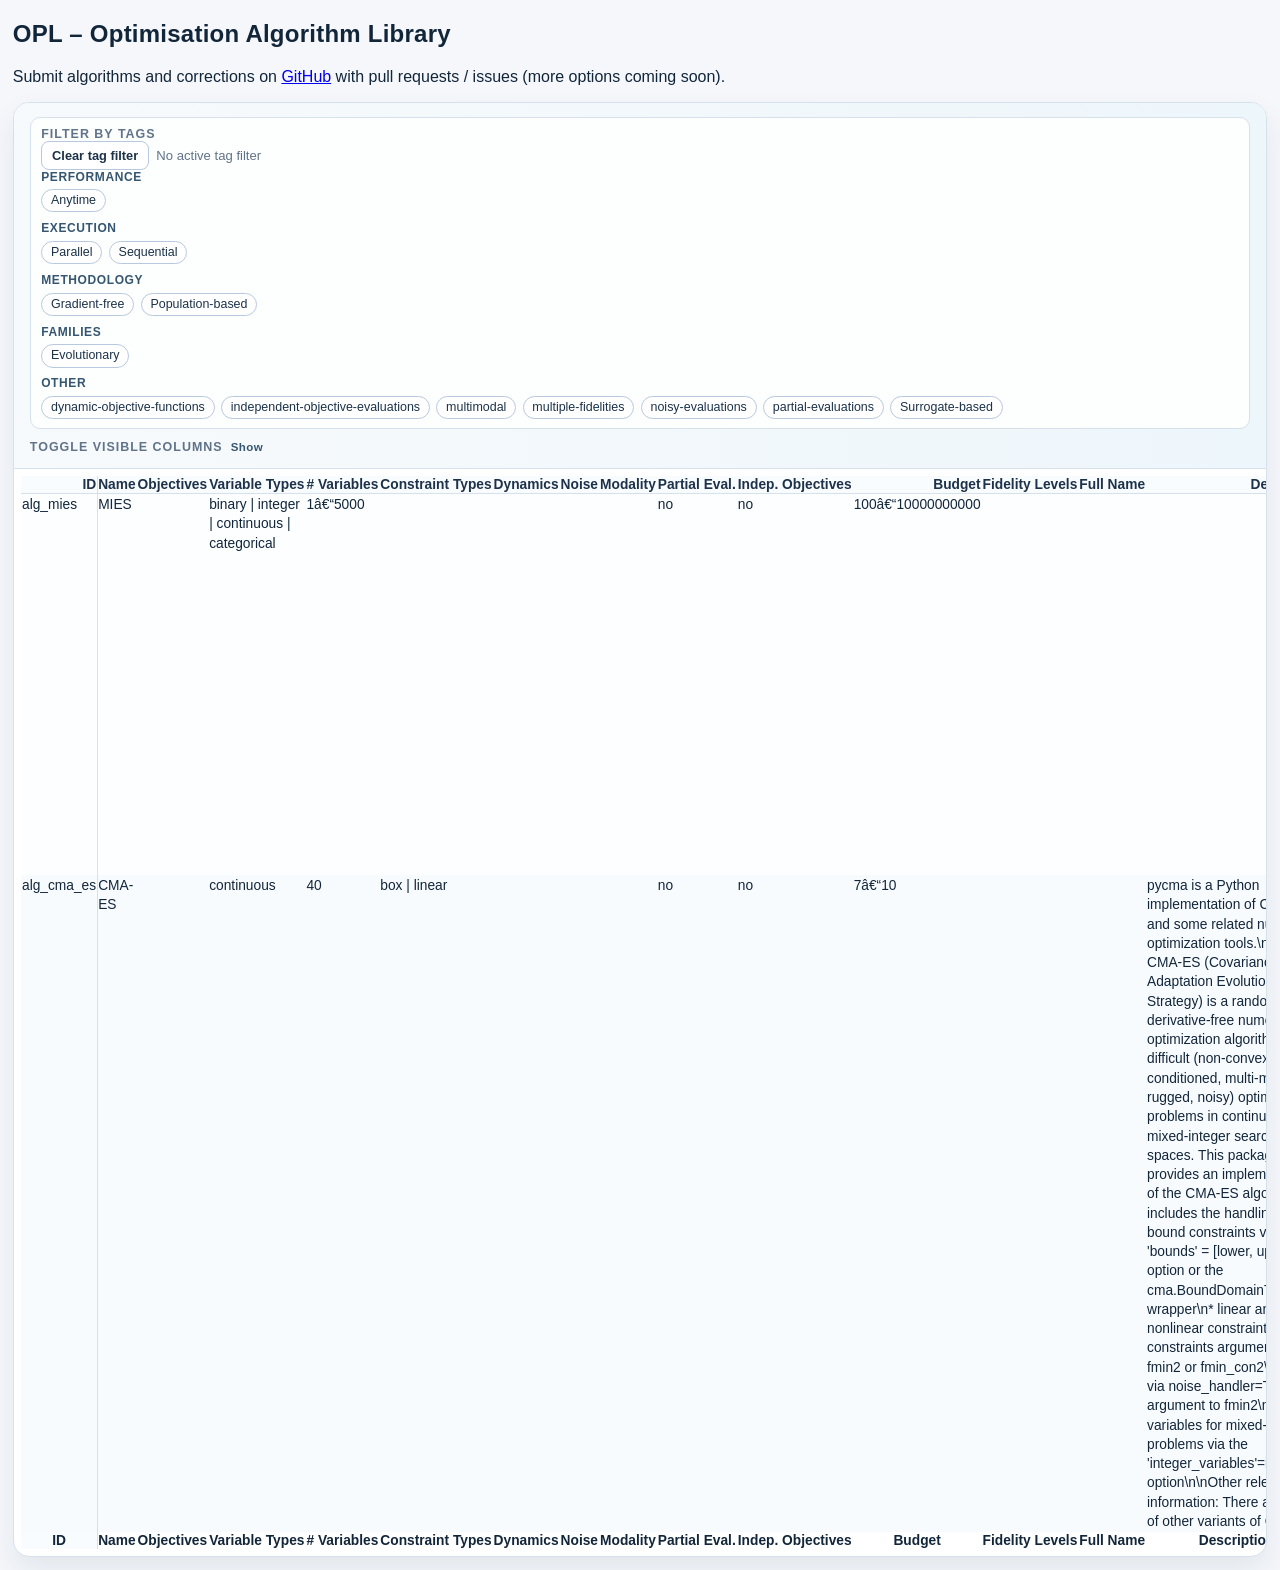
<file: docs/index.html>
<!DOCTYPE html>
<html>
<head>
<link href="https://cdn.datatables.net/2.3.2/css/dataTables.dataTables.min.css" rel="stylesheet" integrity="sha384-gC2LYLqCExndkNE9hTLhmEXvk8ZgIf42nRengHFbC9uaws2Ho0TW+ENGe4w15AHy" crossorigin="anonymous">
<link rel="stylesheet" href="table_styles.css">

<script src="https://code.jquery.com/jquery-3.7.0.min.js" integrity="sha384-NXgwF8Kv9SSAr+jemKKcbvQsz+teULH/a5UNJvZc6kP47hZgl62M1vGnw6gHQhb1" crossorigin="anonymous"></script>
<script src="https://cdn.datatables.net/2.3.2/js/dataTables.min.js" integrity="sha384-RZEqG156bBQSxYY9lwjUz/nKVkqYj/QNK9dEjjyJ/EVTO7ndWwk6ZWEkvaKdRm/U" crossorigin="anonymous"></script>

<style>
    thead input {
        width: 100%;
        padding: 3px;
        box-sizing: border-box;
    }
</style>

</head>

<body>

<h2>OPL &ndash; Optimisation Algorithm Library</h2>

<p>
Submit algorithms and corrections on <a target="_blank" href="https://github.com/OpenOptimizationOrg/OAL/">GitHub</a> with pull requests / issues (more options coming soon).
</p>
<section class="table-shell">
    <div class="table-toolbar">
        <details class="tag-toolbar-disclosure" open><summary class="toolbar-title">Filter By Tags</summary><div class="tag-toolbar-actions"><button type="button" class="toolbar-btn" id="clear-tag-filter">Clear tag filter</button><span class="tag-filter-status" id="active-tag-filter">No active tag filter</span></div><div class="tag-groups"><section class="tag-group"><h4 class="tag-group-title">Performance</h4><div class="tag-group-chips"><button type="button" class="tag-filter-chip" data-tag="Anytime">Anytime</button></div></section><section class="tag-group"><h4 class="tag-group-title">Execution</h4><div class="tag-group-chips"><button type="button" class="tag-filter-chip" data-tag="Parallel">Parallel</button><button type="button" class="tag-filter-chip" data-tag="Sequential">Sequential</button></div></section><section class="tag-group"><h4 class="tag-group-title">Methodology</h4><div class="tag-group-chips"><button type="button" class="tag-filter-chip" data-tag="Gradient-free">Gradient-free</button><button type="button" class="tag-filter-chip" data-tag="Population-based">Population-based</button></div></section><section class="tag-group"><h4 class="tag-group-title">Families</h4><div class="tag-group-chips"><button type="button" class="tag-filter-chip" data-tag="Evolutionary">Evolutionary</button></div></section><section class="tag-group"><h4 class="tag-group-title">Other</h4><div class="tag-group-chips"><button type="button" class="tag-filter-chip" data-tag="dynamic-objective-functions">dynamic-objective-functions</button><button type="button" class="tag-filter-chip" data-tag="independent-objective-evaluations">independent-objective-evaluations</button><button type="button" class="tag-filter-chip" data-tag="multimodal">multimodal</button><button type="button" class="tag-filter-chip" data-tag="multiple-fidelities">multiple-fidelities</button><button type="button" class="tag-filter-chip" data-tag="noisy-evaluations">noisy-evaluations</button><button type="button" class="tag-filter-chip" data-tag="partial-evaluations">partial-evaluations</button><button type="button" class="tag-filter-chip" data-tag="Surrogate-based">Surrogate-based</button></div></section></div></details>
        <details class="column-toolbar-disclosure">
            <summary class="toolbar-title">Toggle Visible Columns</summary>
            <div class="toolbar-actions">
                <button type="button" class="toolbar-btn" id="show-all-columns">Show all</button>
                <button type="button" class="toolbar-btn" id="hide-all-columns">Hide all</button>
            </div>
            <div class="column-controls">
                <label class="column-chip"><input class="col-toggle" type="checkbox" data-column="0"><span>ID</span></label><label class="column-chip"><input class="col-toggle" type="checkbox" data-column="1" checked><span>Name</span></label><label class="column-chip"><input class="col-toggle" type="checkbox" data-column="2" checked><span>Objectives</span></label><label class="column-chip"><input class="col-toggle" type="checkbox" data-column="3" checked><span>Variable Types</span></label><label class="column-chip"><input class="col-toggle" type="checkbox" data-column="4" checked><span># Variables</span></label><label class="column-chip"><input class="col-toggle" type="checkbox" data-column="5" checked><span>Constraint Types</span></label><label class="column-chip"><input class="col-toggle" type="checkbox" data-column="6" checked><span>Dynamics</span></label><label class="column-chip"><input class="col-toggle" type="checkbox" data-column="7" checked><span>Noise</span></label><label class="column-chip"><input class="col-toggle" type="checkbox" data-column="8" checked><span>Modality</span></label><label class="column-chip"><input class="col-toggle" type="checkbox" data-column="9" checked><span>Partial Eval.</span></label><label class="column-chip"><input class="col-toggle" type="checkbox" data-column="10" checked><span>Indep. Objectives</span></label><label class="column-chip"><input class="col-toggle" type="checkbox" data-column="11" checked><span>Budget</span></label><label class="column-chip"><input class="col-toggle" type="checkbox" data-column="12"><span>Fidelity Levels</span></label><label class="column-chip"><input class="col-toggle" type="checkbox" data-column="13"><span>Full Name</span></label><label class="column-chip"><input class="col-toggle" type="checkbox" data-column="14"><span>Description</span></label><label class="column-chip"><input class="col-toggle" type="checkbox" data-column="15" checked><span>Tags</span></label><label class="column-chip"><input class="col-toggle" type="checkbox" data-column="16"><span>References</span></label><label class="column-chip"><input class="col-toggle" type="checkbox" data-column="17"><span>Implementations</span></label><label class="column-chip"><input class="col-toggle" type="checkbox" data-column="18"><span>Code Examples</span></label><label class="column-chip"><input class="col-toggle" type="checkbox" data-column="19"><span>Source</span></label>
            </div>
        </details>
    </div>
    <div class="table-wrap">
        <table class="dataframe display compact display styled-table" id="algorithms">
  <thead>
    <tr style="text-align: right;">
      <th>ID</th>
      <th>Name</th>
      <th>Objectives</th>
      <th>Variable Types</th>
      <th># Variables</th>
      <th>Constraint Types</th>
      <th>Dynamics</th>
      <th>Noise</th>
      <th>Modality</th>
      <th>Partial Eval.</th>
      <th>Indep. Objectives</th>
      <th>Budget</th>
      <th>Fidelity Levels</th>
      <th>Full Name</th>
      <th>Description</th>
      <th>Tags</th>
      <th>References</th>
      <th>Implementations</th>
      <th>Code Examples</th>
      <th>Source</th>
    </tr>
  </thead>
  <tbody>
    <tr>
      <td>alg_mies</td>
      <td>MIES</td>
      <td></td>
      <td>binary | integer | continuous | categorical</td>
      <td>1–5000</td>
      <td></td>
      <td></td>
      <td></td>
      <td></td>
      <td>no</td>
      <td>no</td>
      <td>100–10000000000</td>
      <td></td>
      <td></td>
      <td></td>
      <td><button type="button" class="table-tag" data-tag="dynamic-objective-functions">dynamic-objective-functions</button> <button type="button" class="table-tag" data-tag="Evolutionary">Evolutionary</button> <button type="button" class="table-tag" data-tag="independent-objective-evaluations">independent-objective-evaluations</button> <button type="button" class="table-tag" data-tag="multimodal">multimodal</button> <button type="button" class="table-tag" data-tag="multiple-fidelities">multiple-fidelities</button> <button type="button" class="table-tag" data-tag="noisy-evaluations">noisy-evaluations</button> <button type="button" class="table-tag" data-tag="partial-evaluations">partial-evaluations</button> <button type="button" class="table-tag" data-tag="Population-based">Population-based</button> <button type="button" class="table-tag" data-tag="Sequential">Sequential</button></td>
      <td></td>
      <td></td>
      <td></td>
      <td></td>
    </tr>
    <tr>
      <td>alg_cma_es</td>
      <td>CMA-ES</td>
      <td></td>
      <td>continuous</td>
      <td>40</td>
      <td>box | linear</td>
      <td></td>
      <td></td>
      <td></td>
      <td>no</td>
      <td>no</td>
      <td>7–10</td>
      <td></td>
      <td></td>
      <td>pycma is a Python implementation of CMA-ES and some related numerical optimization tools.\n\nThe CMA-ES (Covariance Matrix Adaptation Evolution Strategy) is a randomized derivative-free numerical optimization algorithm for difficult (non-convex, ill-conditioned, multi-modal, rugged, noisy) optimization problems in continuous and mixed-integer search spaces. This package provides an implementation of the CMA-ES algorithm that includes the handling of\n* bound constraints via the 'bounds' = [lower, upper] option or the cma.BoundDomainTransform wrapper\n* linear and nonlinear constraints via the constraints argument to fmin2 or fmin_con2\n* noise via noise_handler=True as argument to fmin2\n* integer variables for mixed-integer problems via the 'integer_variables'=index_list option\n\nOther relevant information: There are plenty of other variants of CMA-ES</td>
      <td><button type="button" class="table-tag" data-tag="Anytime">Anytime</button> <button type="button" class="table-tag" data-tag="dynamic-objective-functions">dynamic-objective-functions</button> <button type="button" class="table-tag" data-tag="Evolutionary">Evolutionary</button> <button type="button" class="table-tag" data-tag="Gradient-free">Gradient-free</button> <button type="button" class="table-tag" data-tag="independent-objective-evaluations">independent-objective-evaluations</button> <button type="button" class="table-tag" data-tag="multimodal">multimodal</button> <button type="button" class="table-tag" data-tag="multiple-fidelities">multiple-fidelities</button> <button type="button" class="table-tag" data-tag="noisy-evaluations">noisy-evaluations</button> <button type="button" class="table-tag" data-tag="Parallel">Parallel</button> <button type="button" class="table-tag" data-tag="partial-evaluations">partial-evaluations</button> <button type="button" class="table-tag" data-tag="Population-based">Population-based</button> <button type="button" class="table-tag" data-tag="Surrogate-based">Surrogate-based</button></td>
      <td></td>
      <td>CMA-ES implementation</td>
      <td></td>
      <td></td>
    </tr>
  </tbody>
<tfoot><tr><th>ID</th> <th>Name</th> <th>Objectives</th> <th>Variable Types</th> <th># Variables</th> <th>Constraint Types</th> <th>Dynamics</th> <th>Noise</th> <th>Modality</th> <th>Partial Eval.</th> <th>Indep. Objectives</th> <th>Budget</th> <th>Fidelity Levels</th> <th>Full Name</th> <th>Description</th> <th>Tags</th> <th>References</th> <th>Implementations</th> <th>Code Examples</th> <th>Source</th></tr></tfoot></table>
    </div>
</section>


<script>

const rangeFilters = new Map();
const RANGE_FILTER_COLUMN_NAMES = new Set(['objectives', '# variables']);
const activeTagFilters = new Set();

const table = new DataTable('#algorithms', {
    layout: {
        topStart: 'search',
        topEnd: null,
        bottomStart: 'info',
        bottom: 'paging',
        bottomEnd: 'pageLength'
    },
    lengthMenu: [10, 15, 25, 50, -1],
    initComplete: function () {
        this.api()
            .columns()
            .every(function () {
                const column = this;
                const title = column.footer().textContent;
                const input = document.createElement('input');
                input.placeholder = `Filter ${title}`;
                column.footer().replaceChildren(input);

                input.addEventListener('keyup', () => {
                    const titleLower = title.trim().toLowerCase();
                    if (RANGE_FILTER_COLUMN_NAMES.has(titleLower)) {
                        const value = input.value.trim();
                        if (value) {
                            rangeFilters.set(column.index(), value);
                        } else {
                            rangeFilters.delete(column.index());
                        }
                        if (column.search() !== '') column.search('');
                        table.draw();
                        return;
                    }
                    if (column.search() !== input.value) {
                        column.search(input.value).draw();
                    }
                });

                input.addEventListener('click', (e) => e.stopPropagation());
            });
    }
});

// Move filter row into thead
const footerRow = document.querySelector('#algorithms tfoot tr');
const thead = document.querySelector('#algorithms thead');
if (footerRow && thead) thead.appendChild(footerRow);

// Range-aware filtering
const parseNumber = (v) => { const n = Number(v); return Number.isFinite(n) ? n : null; };

const normalizeTag = (tag) => (tag || '').trim().toLowerCase();

const getTagColumnIndex = () => table.columns().header().toArray().findIndex(
    (header) => (header.textContent || '').trim() === 'Tags'
);

const extractTagsFromCell = (cellHtml) => {
    const wrapper = document.createElement('div');
    wrapper.innerHTML = cellHtml || '';
    const tagged = [...wrapper.querySelectorAll('.table-tag')]
        .map((el) => normalizeTag(el.dataset.tag || el.textContent || ''))
        .filter(Boolean);
    if (tagged.length > 0) return tagged;

    // Fallback for non-chip text content.
    return (wrapper.textContent || '')
        .split(/\||,|;/)
        .map((part) => normalizeTag(part))
        .filter(Boolean);
};

const extractTagsFromRowNode = (rowNode, tagColumnIndex) => {
    if (!rowNode || tagColumnIndex < 0) {
        return [];
    }

    const cell = rowNode.children?.[tagColumnIndex];
    if (!cell) {
        return [];
    }

    const tagged = [...cell.querySelectorAll('.table-tag')]
        .map((el) => normalizeTag(el.dataset.tag || el.textContent || ''))
        .filter(Boolean);

    if (tagged.length > 0) {
        return tagged;
    }

    return (cell.textContent || '')
        .split(/\||,|;/)
        .map((part) => normalizeTag(part))
        .filter(Boolean);
};

const extractTagsFromRowData = (rowData, tagColumnIndex) => {
    if (!rowData) {
        return [];
    }

    if (Array.isArray(rowData)) {
        return extractTagsFromCell(rowData[tagColumnIndex] || '');
    }

    if (typeof rowData === 'object') {
        const byDisplayKey = rowData.Tags;
        if (byDisplayKey) {
            return extractTagsFromCell(byDisplayKey);
        }
    }

    return [];
};

const extractTagsFromAoDataRow = (aoRow, tagColumnIndex) => {
    if (!aoRow || tagColumnIndex < 0) {
        return [];
    }

    const cellNode = aoRow.anCells?.[tagColumnIndex] || aoRow.nTr?.children?.[tagColumnIndex];
    if (!cellNode) {
        return [];
    }

    const tagged = [...cellNode.querySelectorAll('.table-tag')]
        .map((el) => normalizeTag(el.dataset.tag || el.textContent || ''))
        .filter(Boolean);

    if (tagged.length > 0) {
        return tagged;
    }

    return (cellNode.textContent || '')
        .split(/\||,|;/)
        .map((part) => normalizeTag(part))
        .filter(Boolean);
};

const rangeContainsValue = (cellText, target) => {
    const compact = (cellText || '').replace(/\s+/g, '');
    if (!compact) return false;
    if (/^[-+]?\d+(\.\d+)?$/.test(compact)) return parseNumber(compact) === target;
    const ge = compact.match(/^>=([-+]?\d+(\.\d+)?)$/);
    if (ge) { const b = parseNumber(ge[1]); return b !== null && target >= b; }
    const le = compact.match(/^<=([-+]?\d+(\.\d+)?)$/);
    if (le) { const b = parseNumber(le[1]); return b !== null && target <= b; }
    const range = compact.match(/^([-+]?\d+(\.\d+)?)\u2013([-+]?\d+(\.\d+)?)$/);
    if (range) {
        const lo = parseNumber(range[1]), hi = parseNumber(range[3]);
        return lo !== null && hi !== null && target >= lo && target <= hi;
    }
    return false;
};

const matchesRangeFilter = (cellText, rawFilter) => {
    const filter = (rawFilter || '').trim();
    if (!filter) return true;
    const numericFilter = parseNumber(filter);
    if (numericFilter !== null) return rangeContainsValue(cellText, numericFilter);
    return (cellText || '').toLowerCase().includes(filter.toLowerCase());
};

if (!window.__oalRangeFilterRegistered) {
    window.__oalRangeFilterRegistered = true;
    DataTable.ext.search.push((settings, data, dataIndex, rowData) => {
        if (settings.nTable?.id !== 'algorithms') return true;

        if (activeTagFilters.size > 0) {
            const tagColumnIndex = getTagColumnIndex();
            if (tagColumnIndex >= 0) {
                let rowTags = [];
                const aoRow = settings.aoData?.[dataIndex];

                // 1) DataTables internal row/cell nodes.
                rowTags = extractTagsFromAoDataRow(aoRow, tagColumnIndex);

                // 2) Callback rowData path.
                if (rowTags.length === 0) {
                    rowTags = extractTagsFromRowData(rowData, tagColumnIndex);
                }

                // 3) Table API row data path.
                if (rowTags.length === 0) {
                    const rowApi = table.row(dataIndex);
                    rowTags = extractTagsFromRowData(rowApi?.data?.(), tagColumnIndex);
                }

                // 4) Search callback data fallback.
                if (rowTags.length === 0) {
                    if (Array.isArray(data)) {
                        rowTags = extractTagsFromCell(data[tagColumnIndex] || '');
                    } else if (data && typeof data === 'object') {
                        rowTags = extractTagsFromCell(data.Tags || '');
                    }
                }

                const matchesAllSelected = [...activeTagFilters].every((selectedTag) => rowTags.includes(selectedTag));
                if (!matchesAllSelected) {
                    return false;
                }
            }
        }

        for (const [colIdx, rawFilter] of rangeFilters.entries()) {
            if (!rawFilter) continue;
            const cellText = (data[colIdx] || '').replace(/<[^>]+>/g, '');
            if (!matchesRangeFilter(cellText, rawFilter)) return false;
        }
        return true;
    });
}

const syncActiveTagUi = () => {
    const selected = [...activeTagFilters];

    const status = document.getElementById('active-tag-filter');
    if (status) {
        status.textContent = selected.length > 0
            ? `Active tag filter (AND): ${selected.join(' + ')}`
            : 'No active tag filter';
    }

    document.querySelectorAll('.tag-filter-chip').forEach((chip) => {
        chip.classList.toggle('is-active', activeTagFilters.has(normalizeTag(chip.dataset.tag)));
    });

    document.querySelectorAll('#algorithms .table-tag').forEach((chip) => {
        chip.classList.toggle('is-active', activeTagFilters.has(normalizeTag(chip.dataset.tag)));
    });
};

const toggleActiveTagFilter = (tagValue) => {
    const normalized = normalizeTag(tagValue);
    if (!normalized) {
        return;
    }

    if (activeTagFilters.has(normalized)) {
        activeTagFilters.delete(normalized);
    } else {
        activeTagFilters.add(normalized);
    }

    syncActiveTagUi();
    table.draw();
};

// Column toggle chips
document.querySelectorAll('.col-toggle').forEach((checkbox) => {
    const colIndex = parseInt(checkbox.dataset.column, 10);
    const col = table.column(colIndex);
    col.visible(checkbox.checked);
    const chip = checkbox.closest('.column-chip');
    if (chip) chip.classList.toggle('is-off', !checkbox.checked);

    checkbox.addEventListener('change', () => {
        col.visible(checkbox.checked);
        if (chip) chip.classList.toggle('is-off', !checkbox.checked);
    });
});

document.getElementById('show-all-columns')?.addEventListener('click', () => {
    document.querySelectorAll('.col-toggle').forEach((cb) => {
        cb.checked = true;
        table.column(parseInt(cb.dataset.column, 10)).visible(true);
        cb.closest('.column-chip')?.classList.remove('is-off');
    });
});

document.getElementById('hide-all-columns')?.addEventListener('click', () => {
    document.querySelectorAll('.col-toggle').forEach((cb) => {
        cb.checked = false;
        table.column(parseInt(cb.dataset.column, 10)).visible(false);
        cb.closest('.column-chip')?.classList.add('is-off');
    });
});

document.getElementById('clear-tag-filter')?.addEventListener('click', () => {
    activeTagFilters.clear();
    syncActiveTagUi();
    table.draw();
});

document.querySelectorAll('.tag-filter-chip').forEach((chip) => {
    chip.addEventListener('click', () => {
        toggleActiveTagFilter(chip.dataset.tag || '');
    });
});

document.addEventListener('click', (event) => {
    const tag = event.target.closest('#algorithms .table-tag');
    if (!tag) return;
    event.preventDefault();
    toggleActiveTagFilter(tag.dataset.tag || tag.textContent || '');
});

</script>


</body>
</html>
</file>
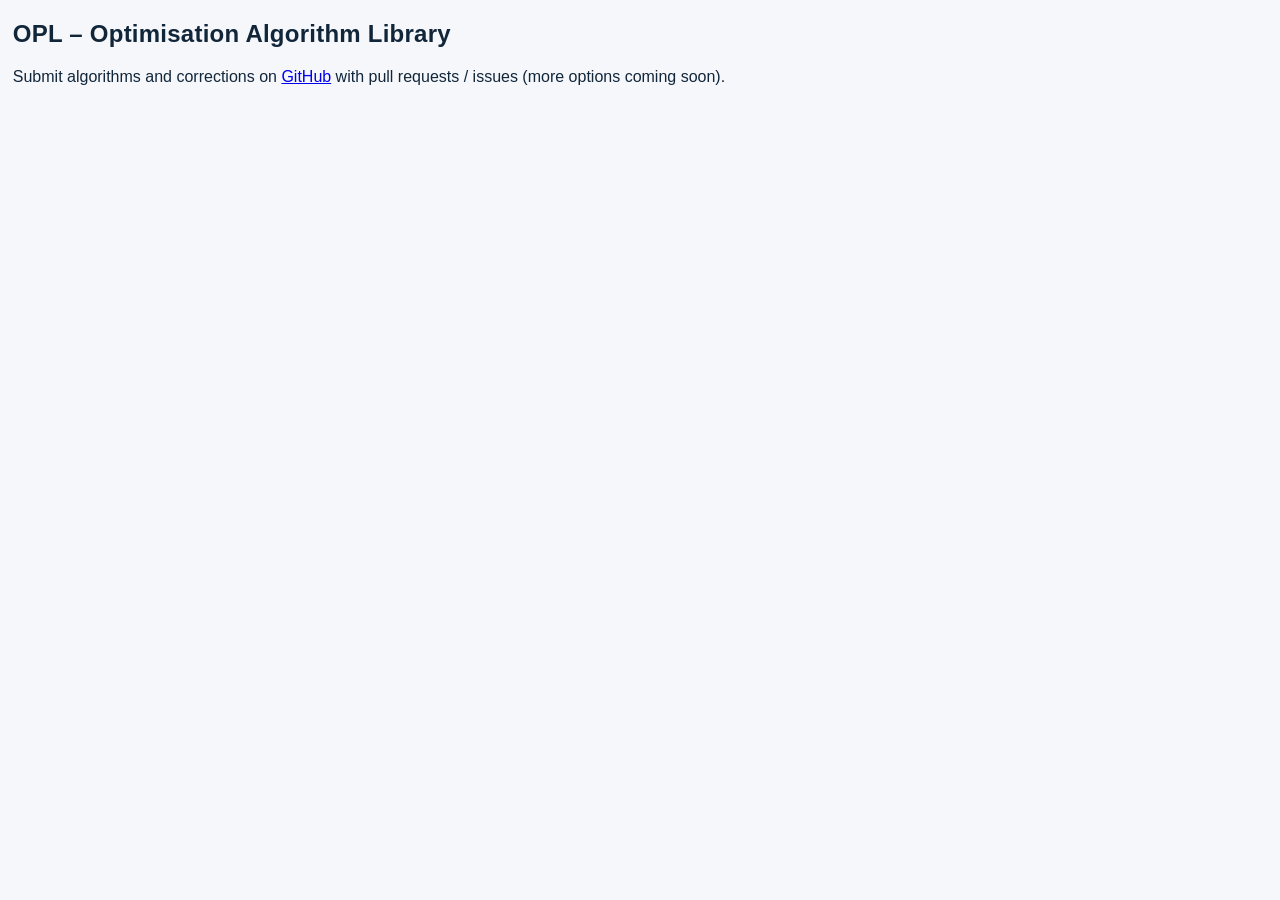
<file: docs/header.html>
<!DOCTYPE html>
<html>
<head>
<link href="https://cdn.datatables.net/2.3.2/css/dataTables.dataTables.min.css" rel="stylesheet" integrity="sha384-gC2LYLqCExndkNE9hTLhmEXvk8ZgIf42nRengHFbC9uaws2Ho0TW+ENGe4w15AHy" crossorigin="anonymous">
<link rel="stylesheet" href="table_styles.css">

<script src="https://code.jquery.com/jquery-3.7.0.min.js" integrity="sha384-NXgwF8Kv9SSAr+jemKKcbvQsz+teULH/a5UNJvZc6kP47hZgl62M1vGnw6gHQhb1" crossorigin="anonymous"></script>
<script src="https://cdn.datatables.net/2.3.2/js/dataTables.min.js" integrity="sha384-RZEqG156bBQSxYY9lwjUz/nKVkqYj/QNK9dEjjyJ/EVTO7ndWwk6ZWEkvaKdRm/U" crossorigin="anonymous"></script>

<style>
    thead input {
        width: 100%;
        padding: 3px;
        box-sizing: border-box;
    }
</style>

</head>

<body>

<h2>OPL &ndash; Optimisation Algorithm Library</h2>

<p>
Submit algorithms and corrections on <a target="_blank" href="https://github.com/OpenOptimizationOrg/OAL/">GitHub</a> with pull requests / issues (more options coming soon).
</p>
</file>
<file: docs/table_styles.css>
:root {
    --oal-bg: #f5f7fb;
    --oal-surface: #ffffff;
    --oal-text: #12263a;
    --oal-muted: #607389;
    --oal-border: #d7e1ec;
    --oal-accent: #0f6c8b;
    --oal-accent-soft: #eaf4fa;
    --oal-heading: "Segoe UI", "Trebuchet MS", sans-serif;
    --oal-body: "Tahoma", "Verdana", sans-serif;
    --oal-table-font-size: 0.86rem;
}

* {
    box-sizing: border-box;
}

body {
    margin: 1vw;
    font-family: var(--oal-body);
    color: var(--oal-text);
    background: var(--oal-bg);
}

h2 {
    font-family: var(--oal-heading);
    letter-spacing: 0.01em;
}

/* Table shell */
.table-shell {
    margin-top: 1rem;
    border: 1px solid var(--oal-border);
    border-radius: 16px;
    background: var(--oal-surface);
    box-shadow: 0 14px 30px rgba(17, 37, 61, 0.08);
    overflow: hidden;
}

/* Toolbar */
.table-toolbar {
    display: grid;
    gap: 0.65rem;
    padding: 0.9rem 1rem;
    border-bottom: 1px solid var(--oal-border);
    background: linear-gradient(90deg, #f7fafc, #edf6fb);
}

.toolbar-title {
    font-size: 0.78rem;
    text-transform: uppercase;
    letter-spacing: 0.08em;
    font-weight: 700;
    color: var(--oal-muted);
}

.column-toolbar-disclosure {
    display: grid;
    gap: 0.65rem;
}

.column-toolbar-disclosure > summary {
    cursor: pointer;
    list-style: none;
}

.column-toolbar-disclosure > summary::-webkit-details-marker {
    display: none;
}

.column-toolbar-disclosure > summary::after {
    content: "Show";
    margin-left: 0.5rem;
    font-size: 0.72rem;
    font-weight: 600;
    letter-spacing: 0.04em;
    text-transform: none;
    color: #355670;
}

.column-toolbar-disclosure[open] > summary::after {
    content: "Hide";
}

.toolbar-actions {
    display: flex;
    flex-wrap: wrap;
    gap: 0.45rem;
}

.toolbar-btn {
    border: 1px solid #b8c8df;
    background: #fff;
    color: #1b3249;
    border-radius: 8px;
    padding: 0.36rem 0.62rem;
    font-size: 0.8rem;
    font-weight: 600;
    cursor: pointer;
    transition: all 120ms ease;
}

.toolbar-btn:hover {
    background: #eff6fb;
    border-color: #94adc9;
}

.toolbar-btn:active {
    transform: translateY(1px);
}

.tag-toolbar-disclosure {
    display: grid;
    gap: 0.55rem;
    border: 1px solid var(--oal-border);
    border-radius: 10px;
    background: #fdfefe;
    padding: 0.55rem 0.65rem;
}

.tag-toolbar-disclosure > summary {
    cursor: pointer;
    list-style: none;
}

.tag-toolbar-disclosure > summary::-webkit-details-marker {
    display: none;
}

.tag-toolbar-actions {
    display: flex;
    flex-wrap: wrap;
    gap: 0.45rem;
    align-items: center;
}

.tag-filter-status {
    font-size: 0.82rem;
    color: var(--oal-muted);
}

.tag-groups {
    display: grid;
    gap: 0.55rem;
}

.tag-group {
    display: grid;
    gap: 0.35rem;
}

.tag-group-title {
    margin: 0;
    font-size: 0.75rem;
    text-transform: uppercase;
    letter-spacing: 0.05em;
    color: #355670;
}

.tag-group-chips {
    display: flex;
    flex-wrap: wrap;
    gap: 0.4rem;
}

.tag-filter-chip,
.table-tag {
    border: 1px solid #b8c8df;
    background: #fff;
    color: #1b3249;
    border-radius: 999px;
    padding: 0.2rem 0.55rem;
    font-size: 0.78rem;
    line-height: 1.2;
    cursor: pointer;
    transition: all 120ms ease;
}

.tag-filter-chip:hover,
.table-tag:hover {
    background: #eff6fb;
    border-color: #94adc9;
}

.tag-filter-chip.is-active,
.table-tag.is-active {
    background: #0f6c8b;
    color: #fff;
    border-color: #0f6c8b;
}

/* Column chips */
.column-controls {
    display: flex;
    flex-wrap: wrap;
    gap: 0.45rem;
}

.column-chip {
    display: inline-flex;
    align-items: center;
    gap: 0.4rem;
    padding: 0.35rem 0.65rem;
    border-radius: 999px;
    border: 1px solid var(--oal-border);
    background: #fff;
    font-size: 0.82rem;
    cursor: pointer;
    user-select: none;
    transition: all 120ms ease;
}

.column-chip:hover {
    border-color: #b8c8df;
    background: #f7fbfd;
}

.column-chip.is-off {
    color: var(--oal-muted);
    background: #f1f5f9;
}

.column-chip input {
    accent-color: var(--oal-accent);
}

/* Table wrap */
.table-wrap {
    overflow-x: auto;
    padding: 0.45rem;
}

#algorithms {
    width: 100%;
    min-width: 980px;
    border-collapse: separate;
    border-spacing: 0;
    font-size: var(--oal-table-font-size);
}

#algorithms thead th {
    background: #f9fcff;
    color: #1d324a;
    border-bottom: 1px solid var(--oal-border);
    font-weight: 700;
    white-space: nowrap;
}

#algorithms td {
    vertical-align: top;
    line-height: 1.4;
    font-size: inherit;
}

#algorithms td * {
    font-size: inherit;
}

#algorithms td .table-tag {
    margin: 0.08rem 0.2rem 0.08rem 0;
}

#algorithms th:first-child {
    position: sticky;
    left: 0;
    z-index: 5;
    background: #f9fcff;
    box-shadow: 1px 0 0 0 var(--oal-border);
}

#algorithms td:first-child {
    position: sticky;
    left: 0;
    z-index: 2;
    background: #fcfeff;
    box-shadow: 1px 0 0 0 var(--oal-border);
}

#algorithms tbody tr:nth-of-type(odd) td {
    background: #fcfeff;
}

#algorithms tbody tr:nth-of-type(even) td {
    background: #f8fbfe;
}

#algorithms tbody tr:hover td {
    background: var(--oal-accent-soft);
}

#algorithms tbody tr:hover td:first-child {
    background: #deedf6;
}

#algorithms a {
    color: #085f75;
}

#algorithms thead input {
    width: 100%;
    padding: 0.35rem 0.45rem;
    border-radius: 6px;
    border: 1px solid var(--oal-border);
    background: #fff;
    color: var(--oal-text);
    font-size: inherit;
}
</file>
